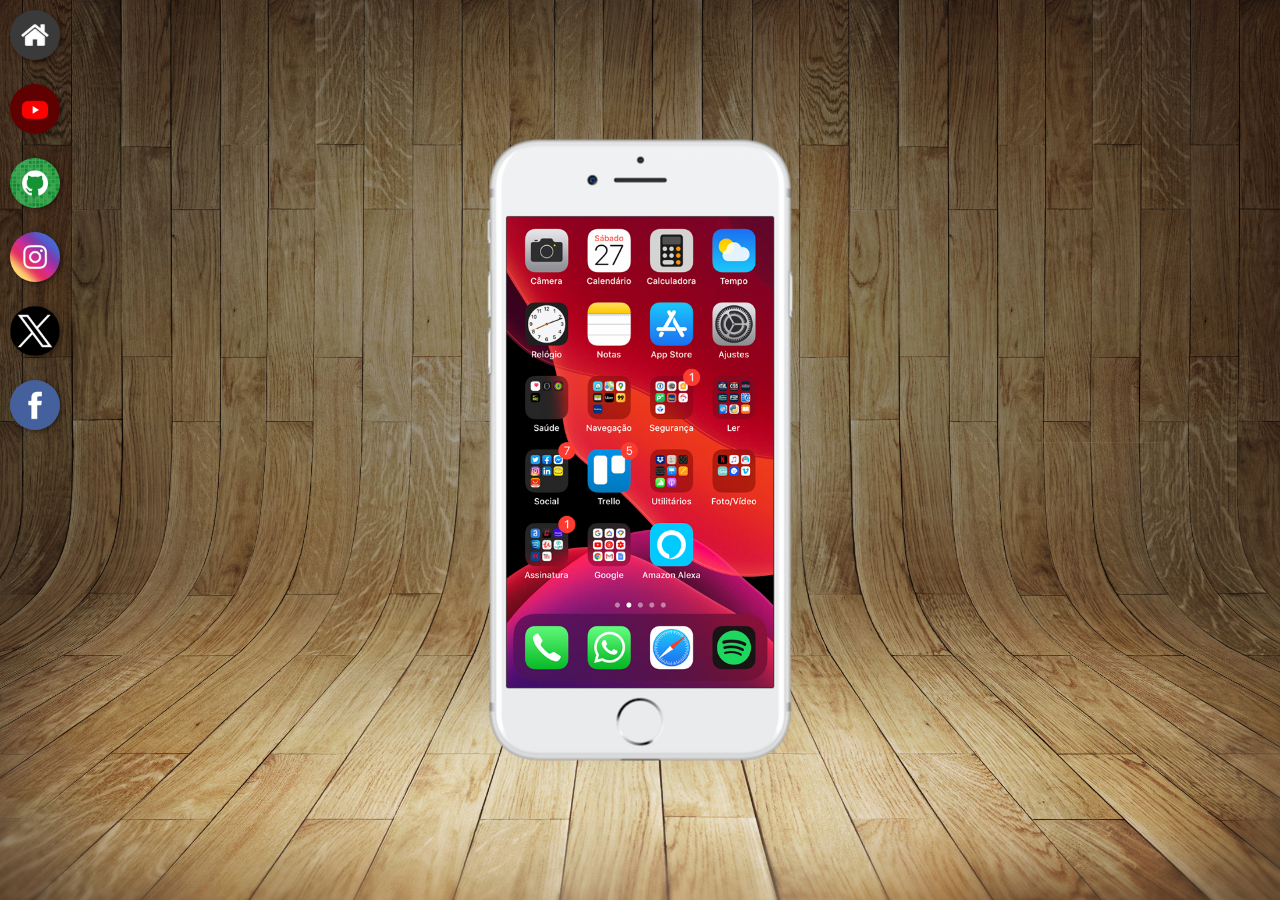
<file: index.html>
<!DOCTYPE html>
<html lang="pt-br">
<head>
    <meta charset="UTF-8">
    <meta name="viewport" content="width=device-width, initial-scale=1.0">
    <title>sociAL</title>
    <link rel="stylesheet" href="style.css">
</head>
<body>
    <main>
        <section id="Telefone">
            <iframe src="hme.html" name="tela" id="tela" frameborder="0"></iframe>
        </section>
        <section id="sociais">
            <a href="hme.html" target="tela"><img src="imagens/logo-home.jpg" alt="Home"></a><br>
            <a href="Youtube.html" target="tela"><img src="imagens/logo-youtube.jpg" alt=""></a><br>
            <a href="github.html" target="tela"><img src="imagens/logo-github.jpg" alt="github"></a><br>
            <a href="instagram.html" target="tela"><img src="imagens/logo-instagram.jpg" alt="Gram"></a><br>
            <a href="x.html" target="tela"><img src="imagens/twitter-x-logo-png-9.png" alt="X"></a><br>
            <a href="facebook.html" target="tela"><img src="imagens/logo-facebook.jpg" alt="face"></a><br>
        </section>
    </main>
</body>
</html>
</file>
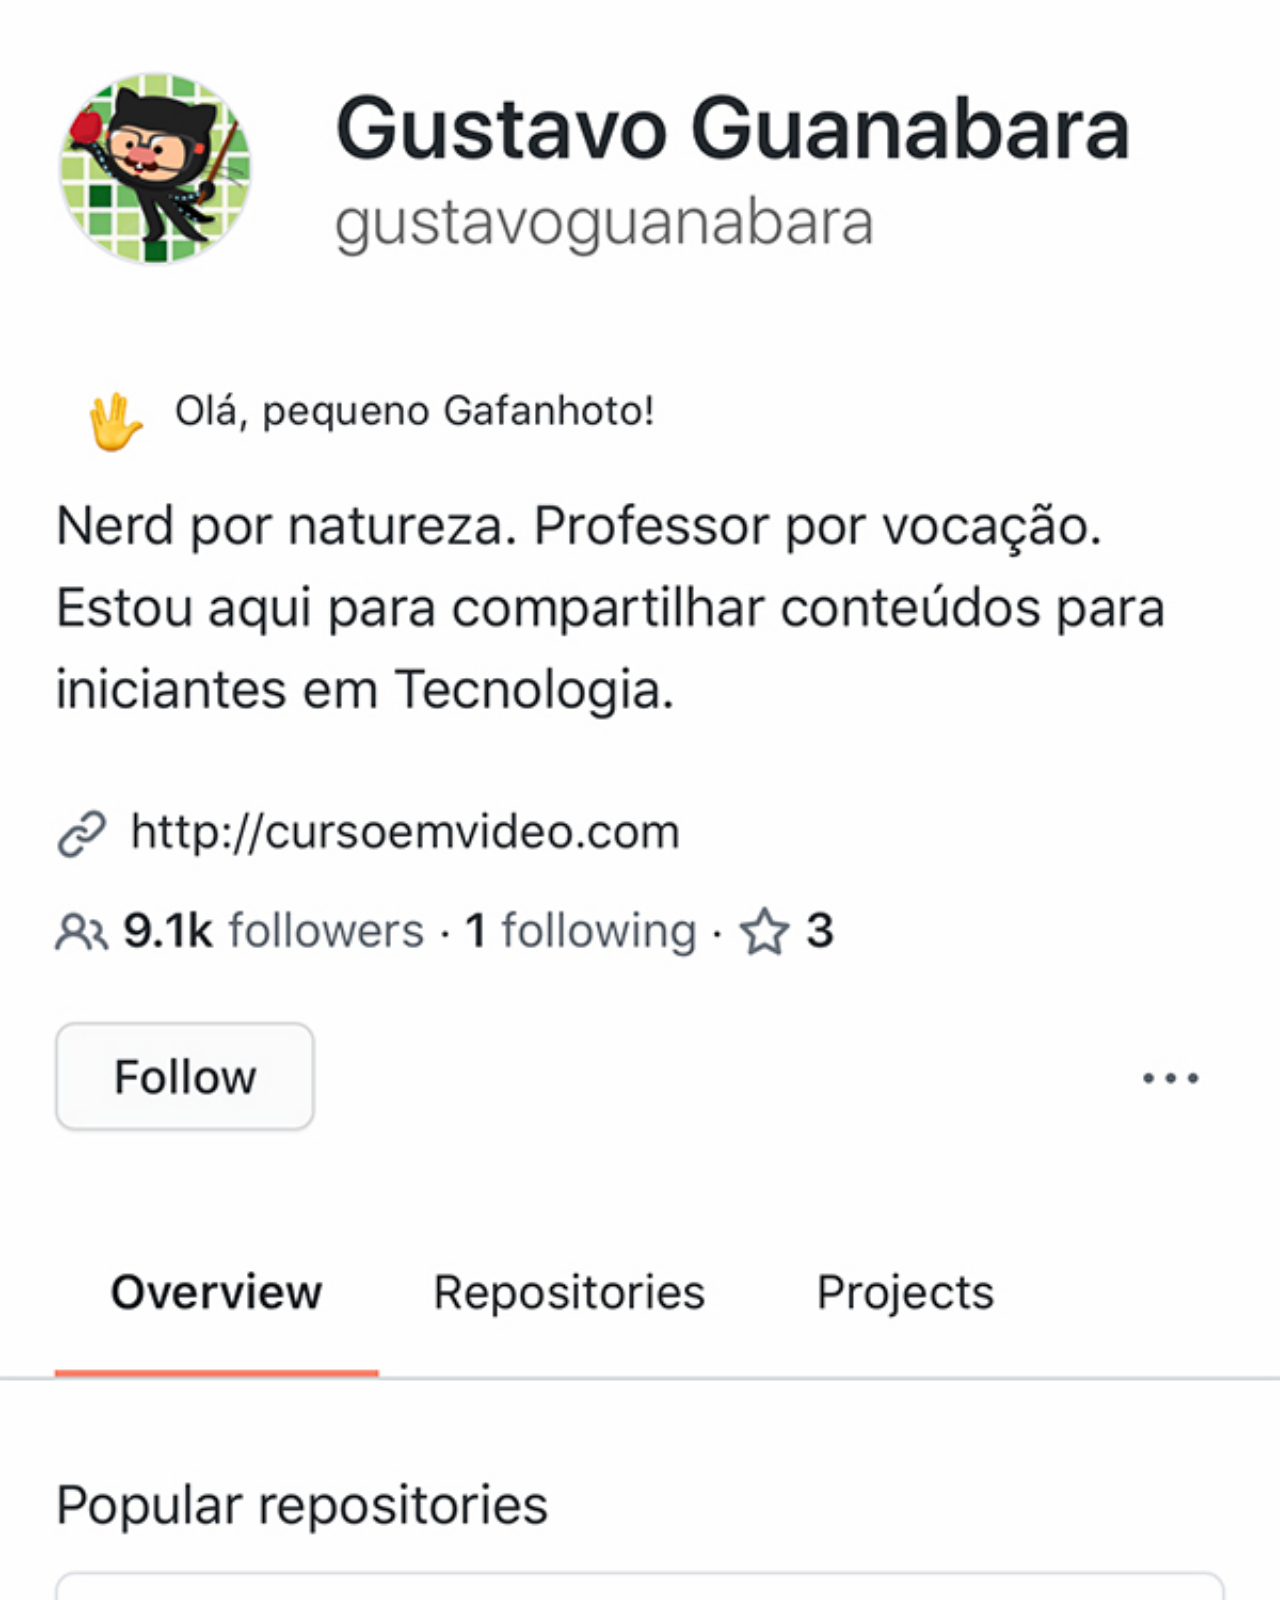
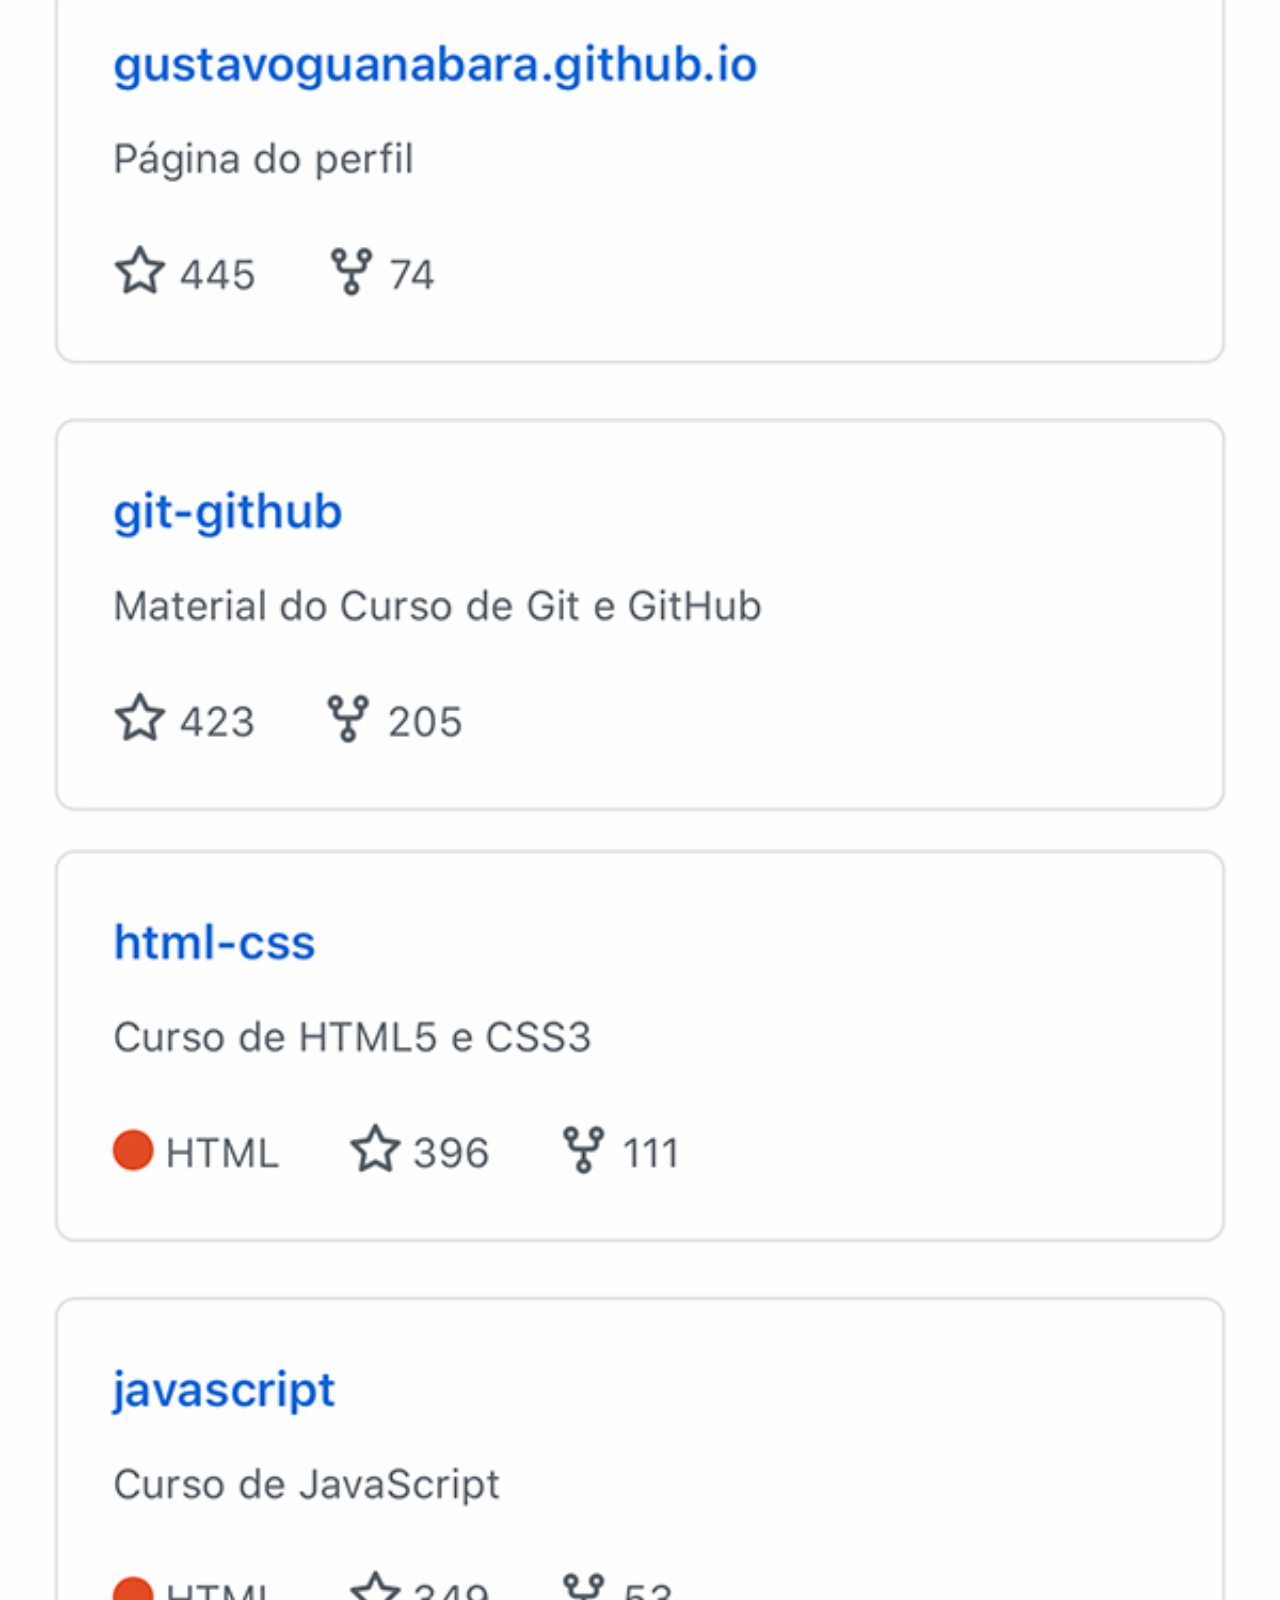
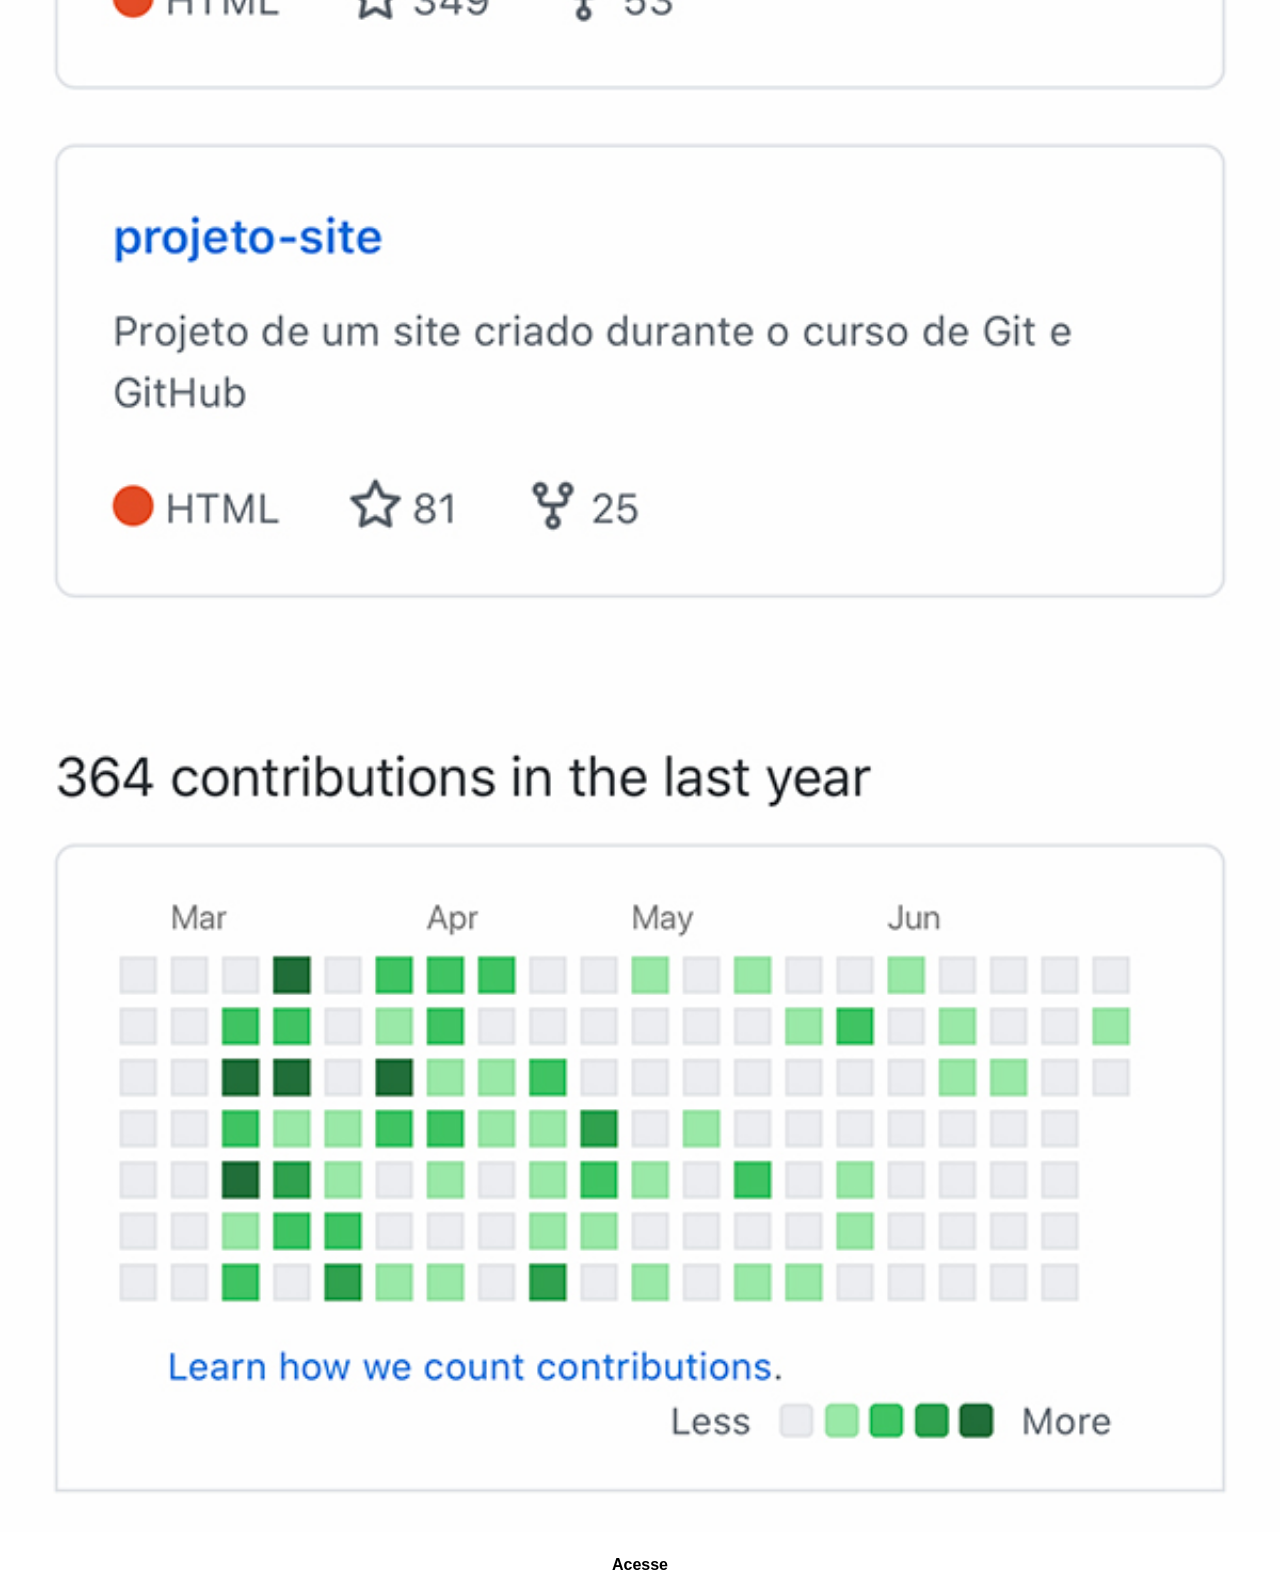
<file: github.html>
<!DOCTYPE html>
<html lang="pt-br">
<head>
    <meta charset="UTF-8">
    <meta name="viewport" content="width=device-width, initial-scale=1.0">
    <title>GitHub</title>
    <link rel="stylesheet" href="estilos/social.css">
</head>
<body>
    <img src="imagens/tela-github.jpg" alt="yt">
    <a href="https://github.com/gustavoguanabara/" target="_blank">Acesse</a>
</body>
</html>
</file>
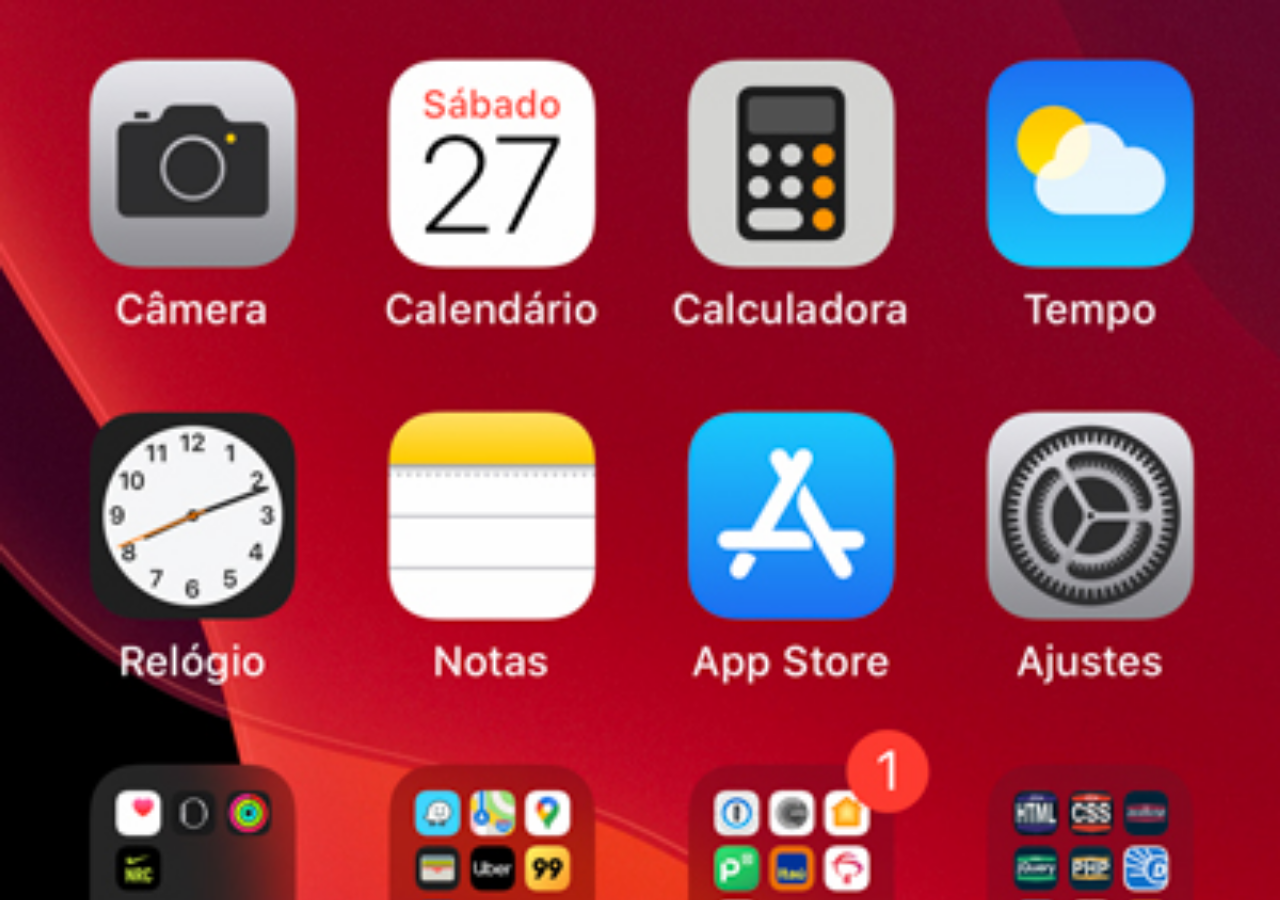
<file: hme.html>
<!DOCTYPE html>
<html lang="en">
<head>
    <meta charset="UTF-8">
    <meta name="viewport" content="width=device-width, initial-scale=1.0">
    <title>Home</title>
    <style>
        * {
            margin: 0px;
            padding: 0px;
        }

        body {
            width: 100vw;
            height: 100vh;
            background: black url('imagens/tela-home.jpg') no-repeat top center;
            background-size: cover;
        }
    </style>
</head>
<body>
    
</body>
</html>
</file>
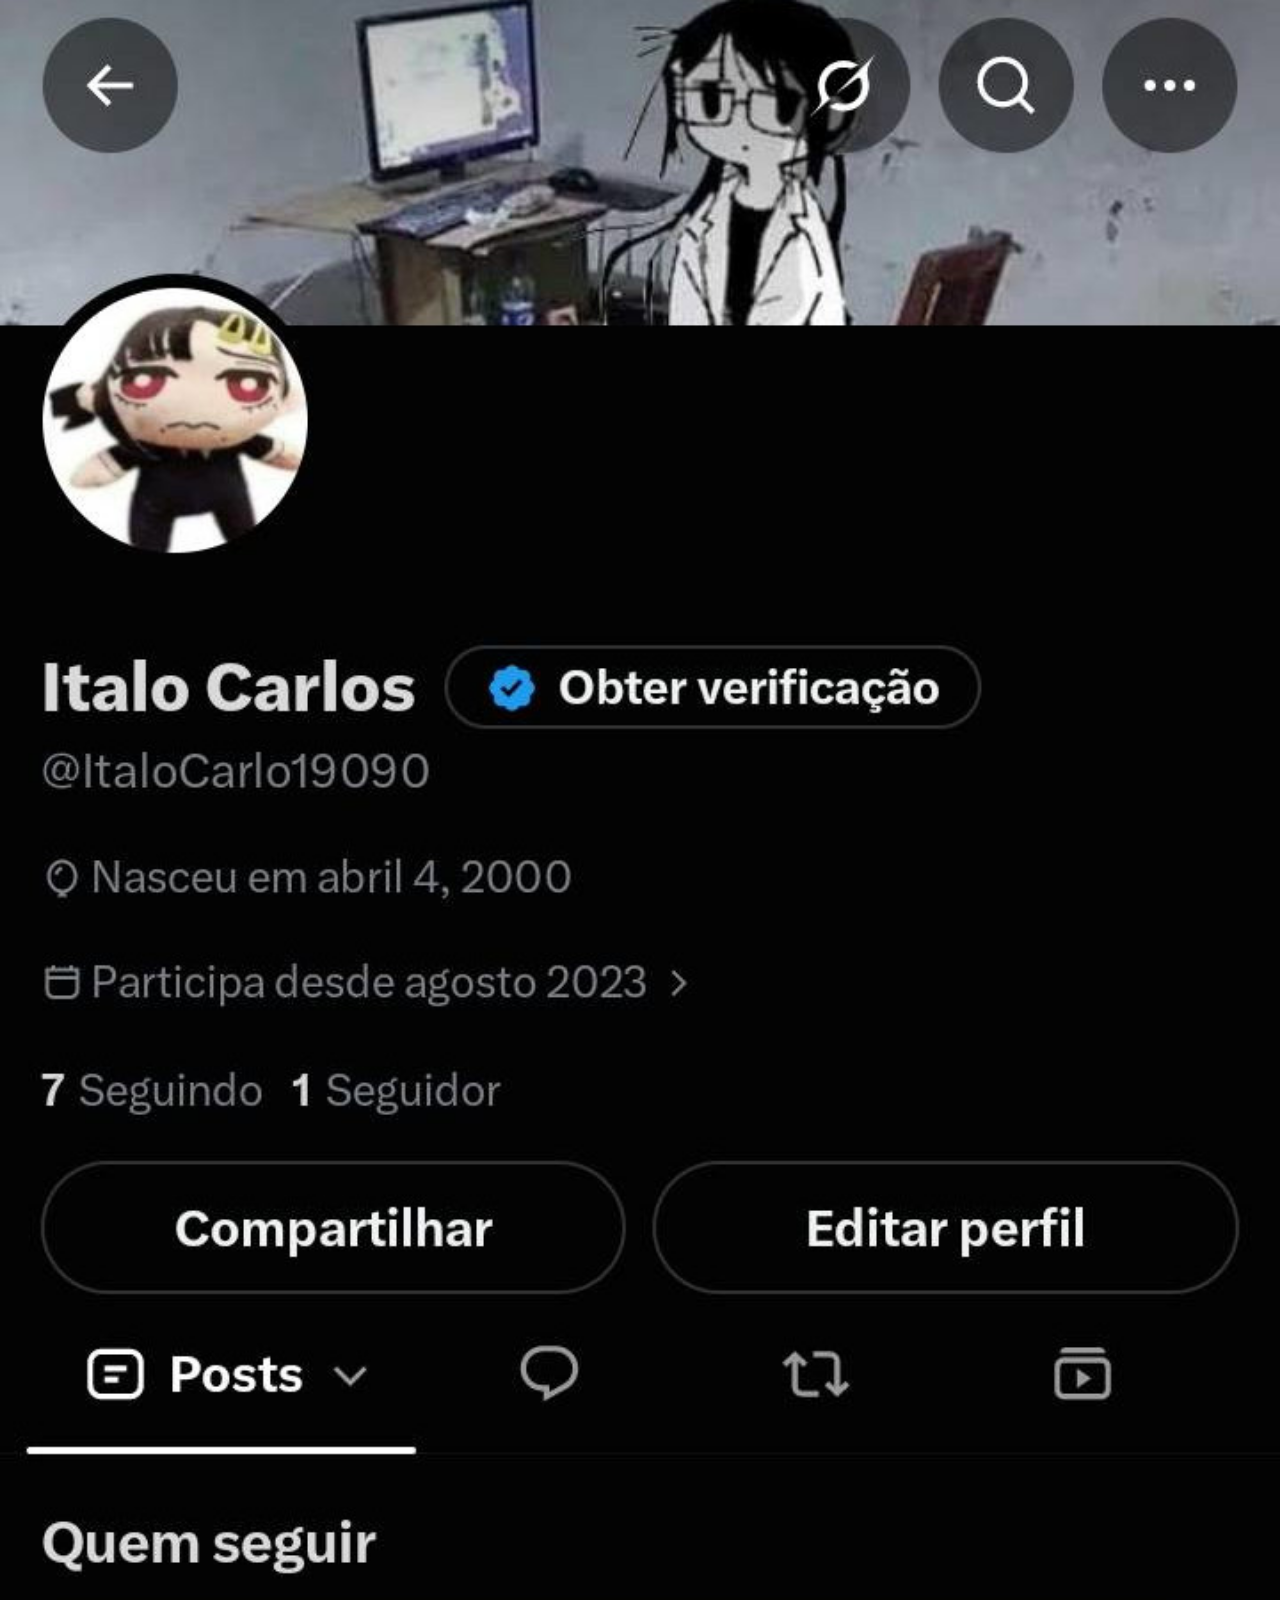
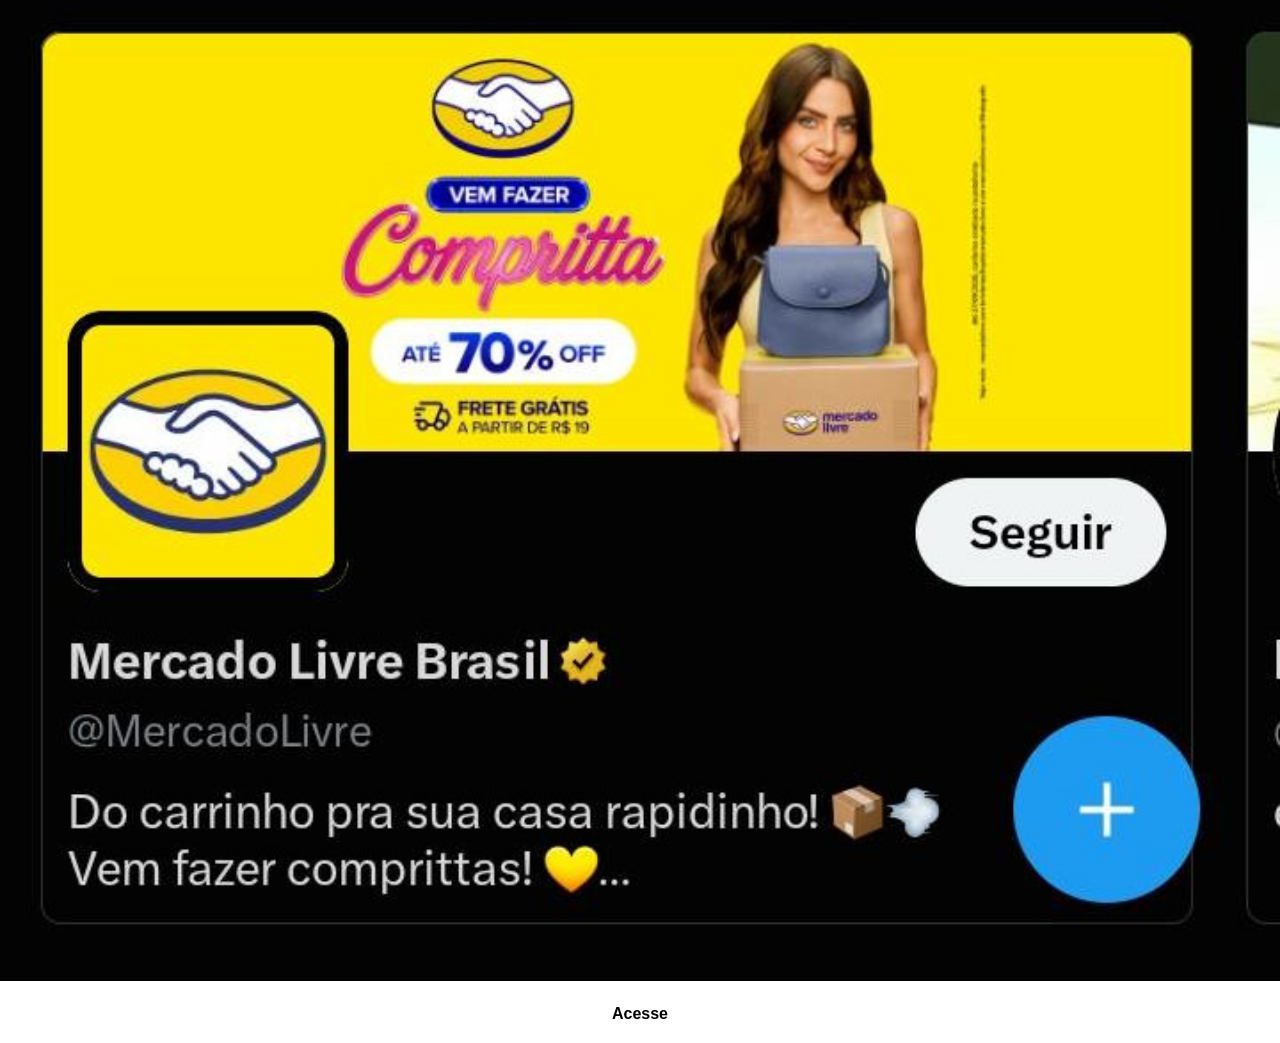
<file: x.html>
<!DOCTYPE html>
<html lang="pt-be">
<head>
    <meta charset="UTF-8">
    <meta name="viewport" content="width=device-width, initial-scale=1.0">
    <title>X</title>
    <link rel="stylesheet" href="estilos/social.css">
</head>
<body>
    <img src="imagens/X.jpg" alt="X">
    <a href="https://www.x.com" target="_blank">Acesse</a>
</body>
</html>
</file>
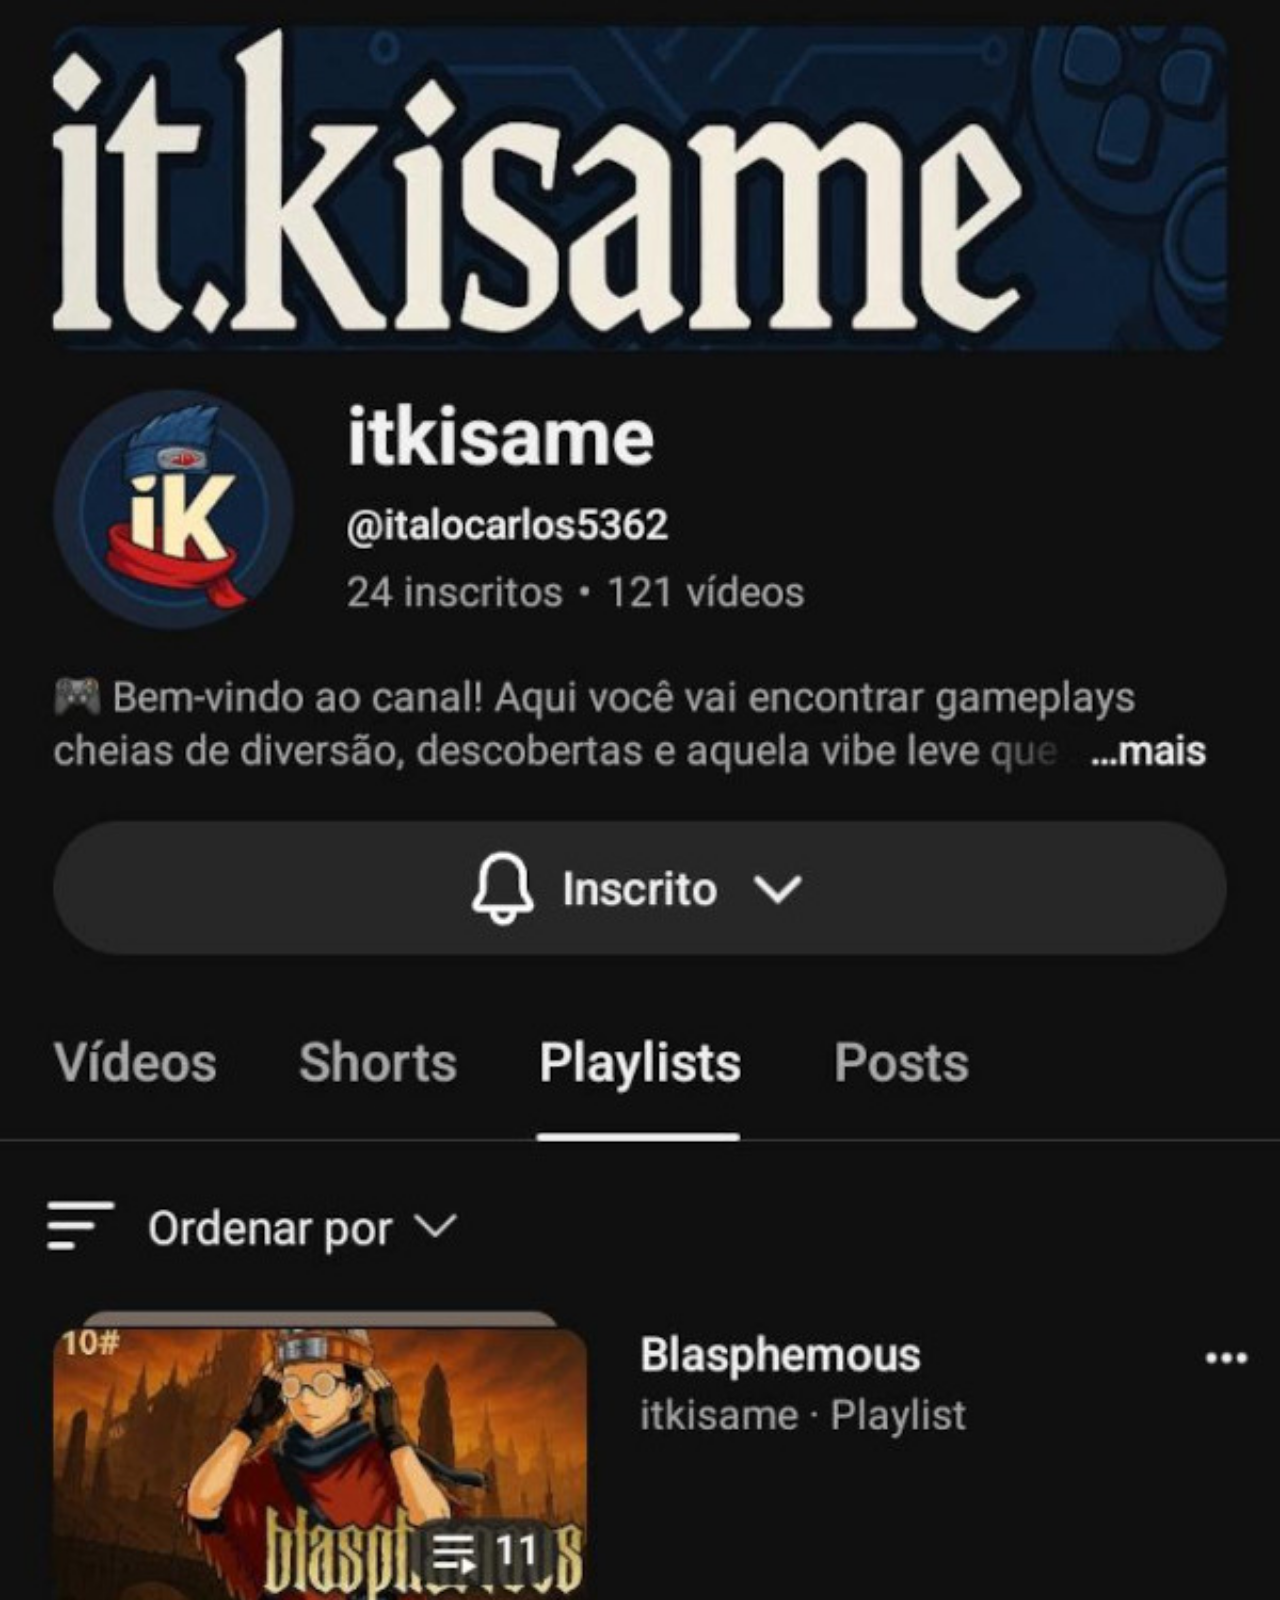
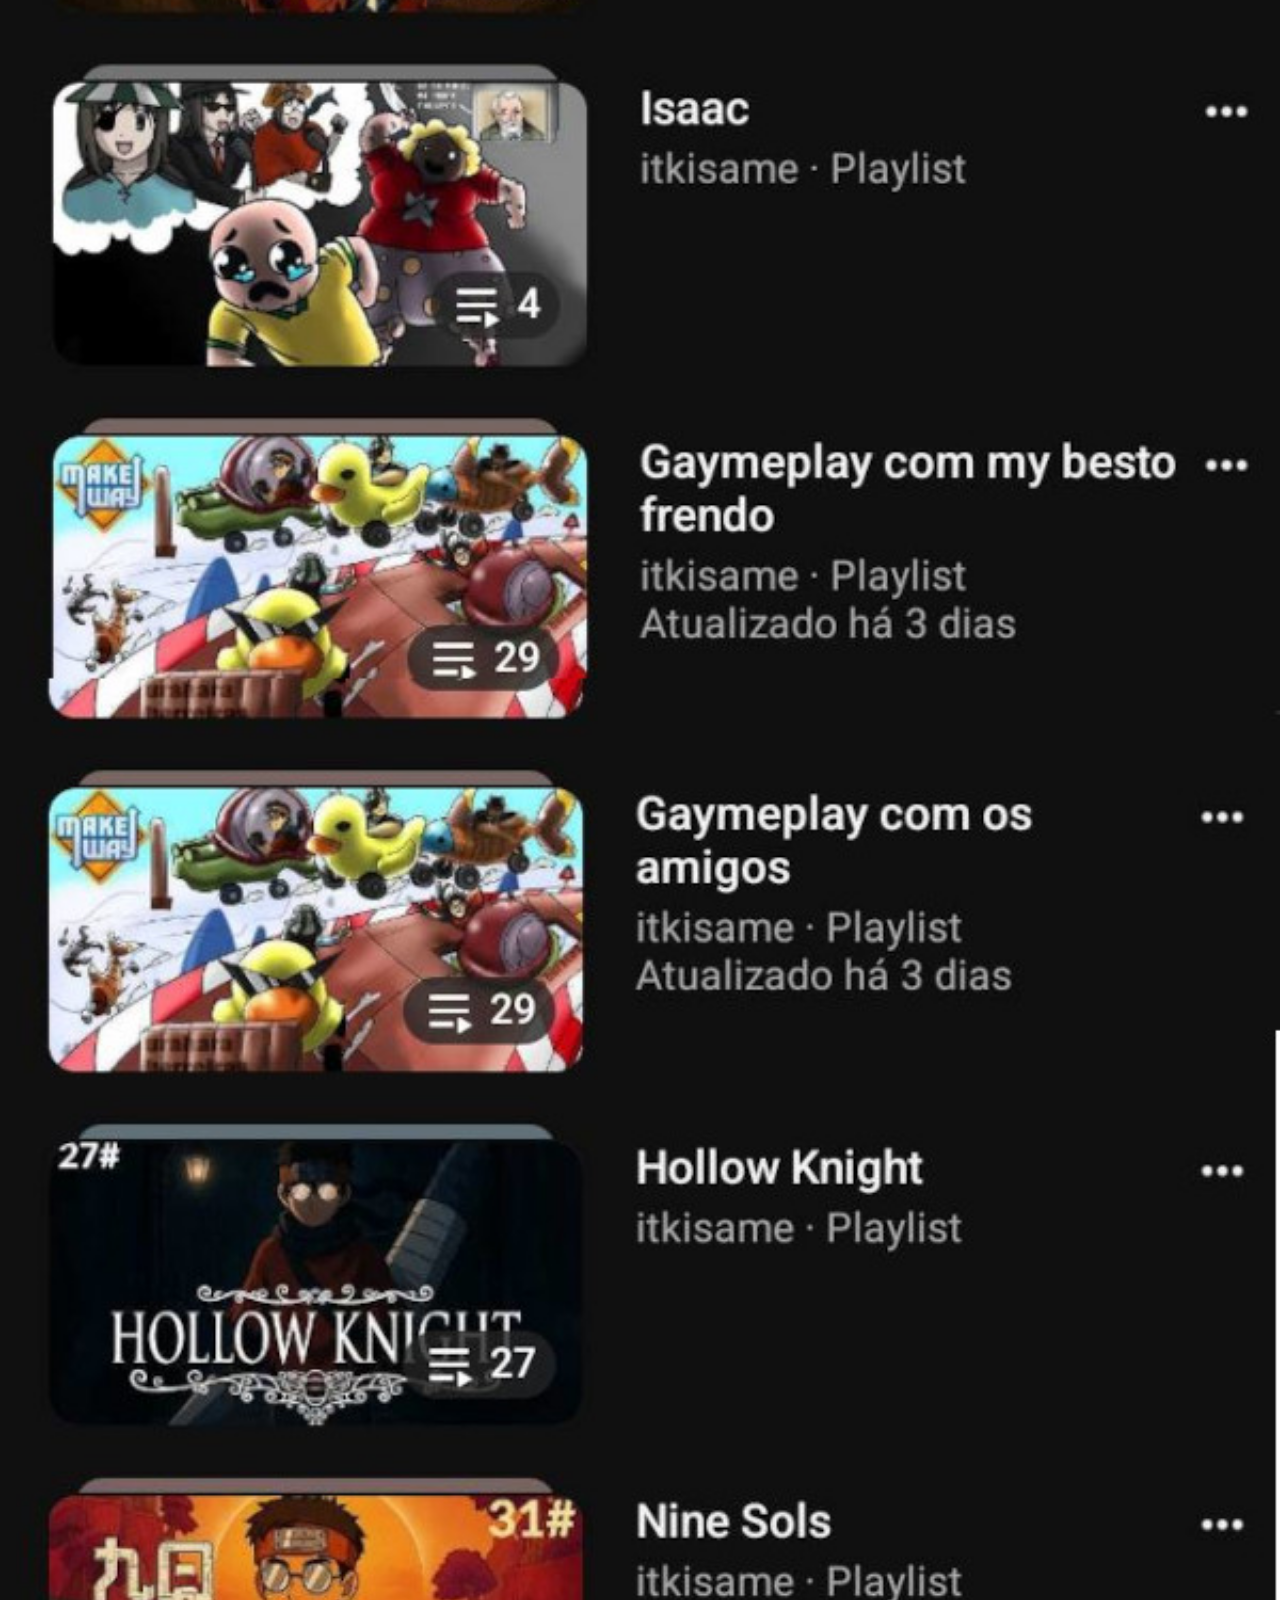
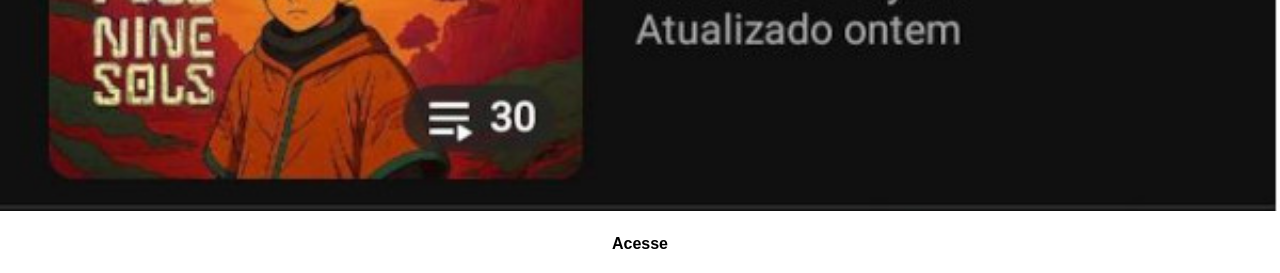
<file: Youtube.html>
<!DOCTYPE html>
<html lang="pt-br">
<head>
    <meta charset="UTF-8">
    <meta name="viewport" content="width=device-width, initial-scale=1.0">
    <title>Youtube</title>
    <link rel="stylesheet" href="estilos/social.css">
</head>
<body>
    <img src="imagens/yt1.jpg.jpg" alt="yt">
    <a href="https://www.youtube.com/results?search_query=itkisame" target="_blank">Acesse</a>
</body>
</html>
</file>
<file: style.css>
@charset "UTF-8";

* {
    margin: 0px;
    padding: 0px;
    font-family: Arial, Helvetica, sans-serif;
}

html, body {
    height: 100vh;
    width: 100vw;
    background-color: black;
}

body {
    background: url('imagens/fundo-madeira.jpg') no-repeat top center;
    background-size: cover;
    background-attachment: fixed;
}

main {
    height: 100vh;
    position: relative;
}

section#Telefone {
    position: absolute;
    top: 50%;
    left: 50%;
    transform: translate(-50%, -50%);

    height: 627px;
    width: 311px;
    background: url('imagens/frame-iphone.png') no-repeat ;
}

iframe#tela {
    position: relative;
    top: 80px;
    left: 22px;
    width: 267px;
    height: 471px;
}

section#sociais img {
    width: 50px;
    margin: 10px;
    border-radius: 50%;
    box-shadow: 2px 2px 5px rgba(0, 0, 0, 0.400);
}

section#sociais img:hover {
    border: 2px solid rgba(255, 255, 255, 0.637);
    transform: translate(-3px, -3px);
    box-shadow: 5px 5px 10px rgba(0, 0, 0, 0.623);
}
</file>
<file: estilos/social.css>
@charset 'UTF-8';

* {
    margin: 0px;
    padding: 0px;
    font-family: Arial, Helvetica, sans-serif;
}

::-webkit-scrollbar {
    width: 0px;
    height: 0px;
}

img {
    width: 100vw;
}

a {
    display: block;
    background-color: white;
    color: black;
    padding: 20px;
    text-align: center;
    font-weight: bolder;
    text-decoration: none;
}
</file>
